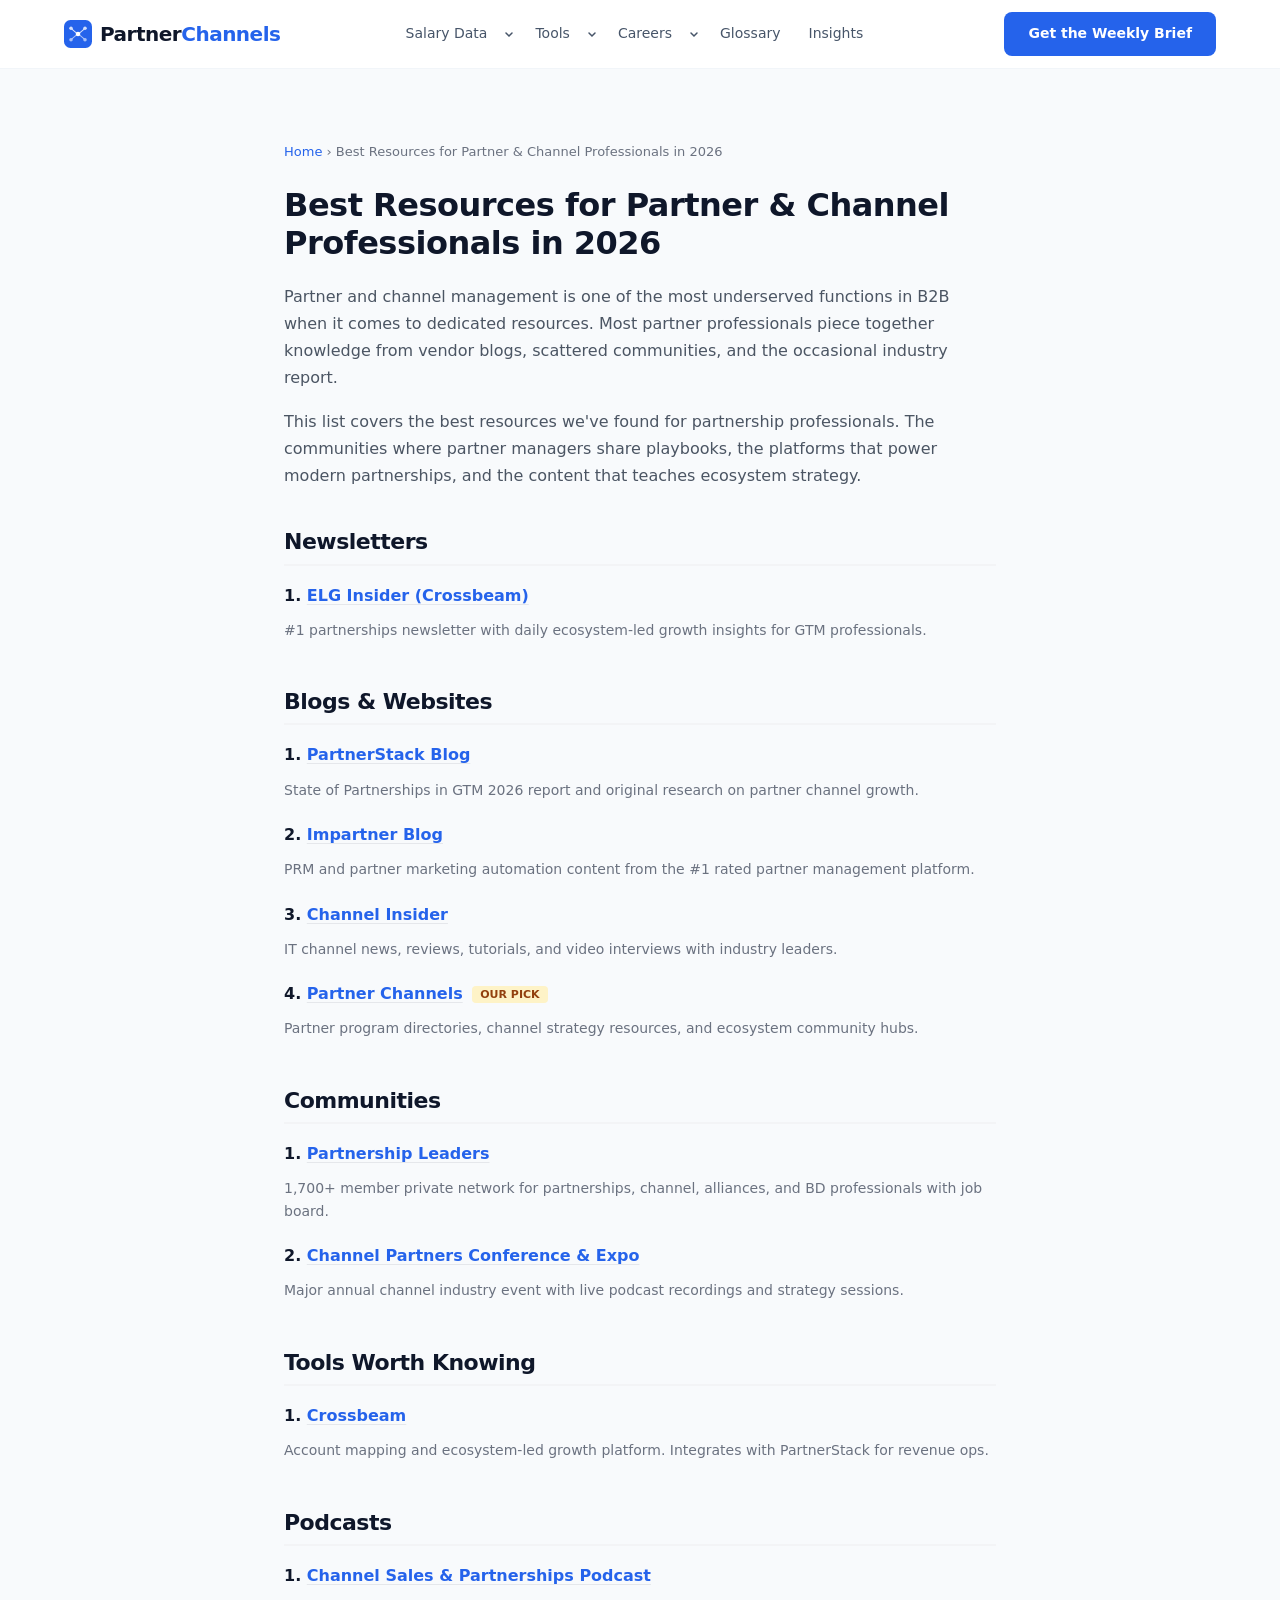
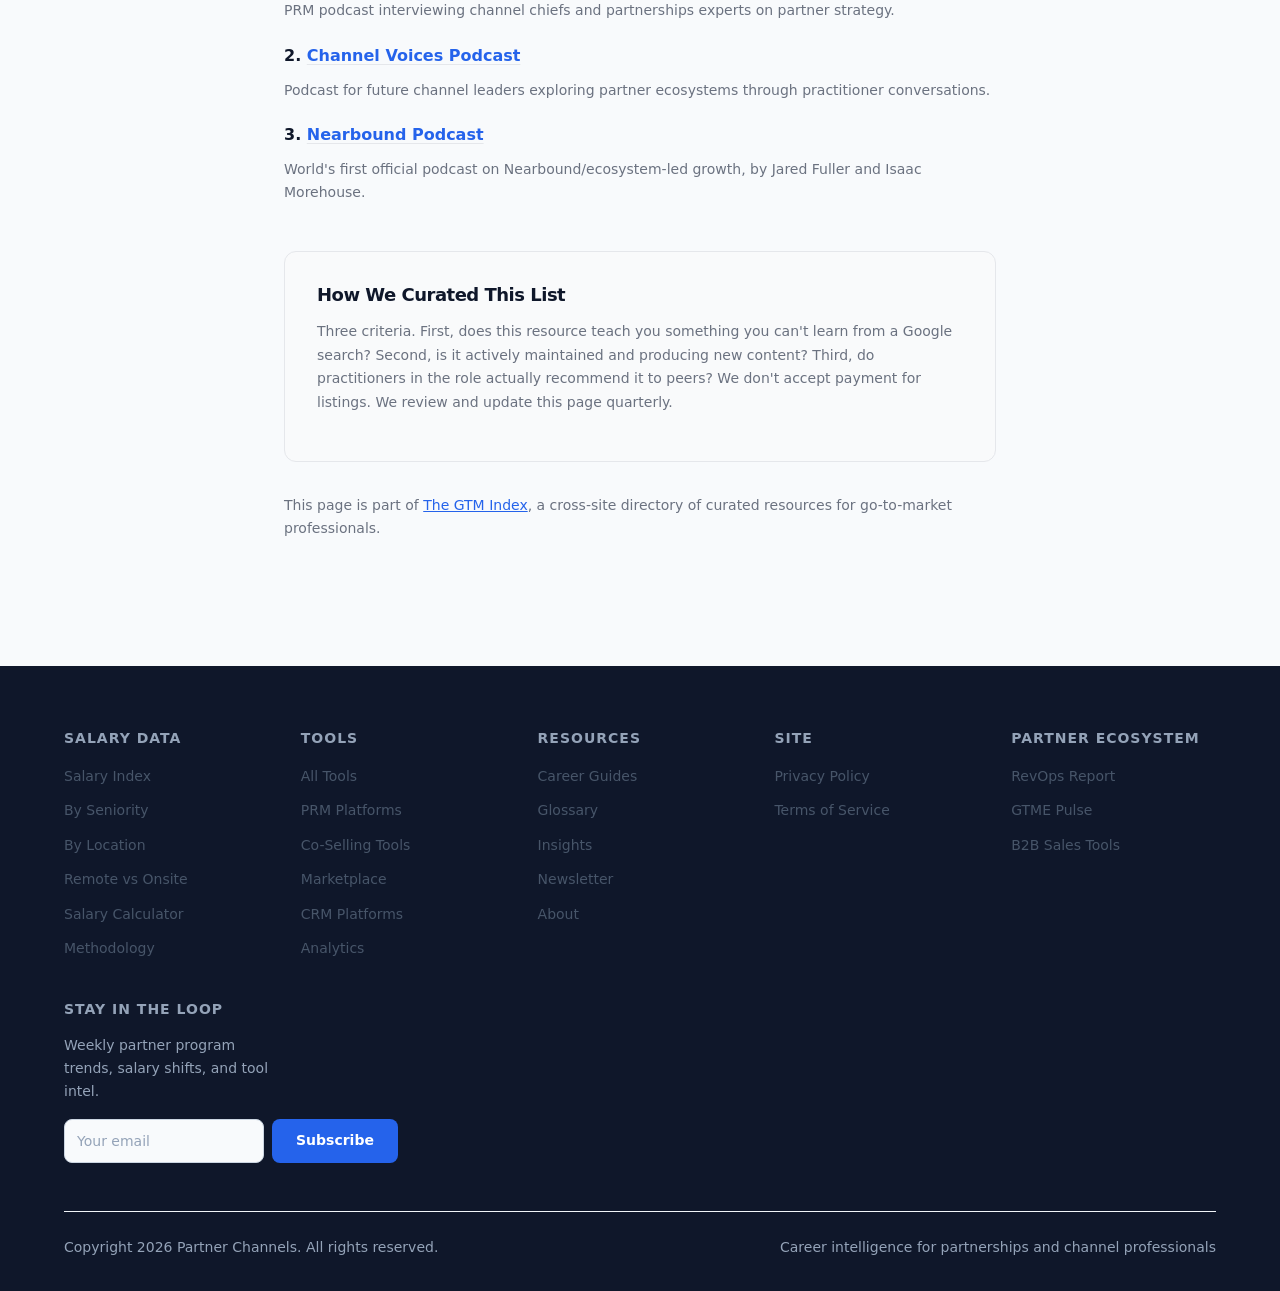
<file: pages/best-partner-channel-resources/index.html>
<!DOCTYPE html>
<html lang="en">
<head>
    <meta charset="UTF-8">
    <meta name="viewport" content="width=device-width, initial-scale=1.0">
    <meta name="theme-color" content="#2563EB">
    <title>Best Resources for Partner & Channel Professionals in 2026 - Partner Channels</title>
    <meta name="description" content="Curated list of the best newsletters, communities, platforms, and career resources for partner managers and channel professionals.">
    <link rel="canonical" href="https://thegtmindex.com/partner-channel/">
    <meta name="robots" content="index, follow, max-snippet:-1, max-image-preview:large, max-video-preview:-1">


    <!-- Open Graph -->
    <meta property="og:type" content="website">
    <meta property="og:url" content="https://partnerchannels.com/best-partner-channel-resources/">
    <meta property="og:title" content="Best Resources for Partner & Channel Professionals in 2026 - Partner Channels">
    <meta property="og:description" content="Curated list of the best newsletters, communities, platforms, and career resources for partner managers and channel professionals.">
    <meta property="og:site_name" content="Partner Channels">
    <meta property="og:image" content="https://partnerchannels.com/assets/og-default.png">
    <meta property="og:image:width" content="1200">
    <meta property="og:image:height" content="630">

    <!-- Twitter Card -->
    <meta name="twitter:card" content="summary_large_image">
    <meta name="twitter:title" content="Best Resources for Partner & Channel Professionals in 2026 - Partner Channels">
    <meta name="twitter:description" content="Curated list of the best newsletters, communities, platforms, and career resources for partner managers and channel professionals.">
    <meta name="twitter:image" content="https://partnerchannels.com/assets/og-default.png">

    <!-- Favicon -->
    <link rel="icon" type="image/svg+xml" href="/assets/favicons/favicon.svg">

    <!-- Fonts -->
    <link rel="preconnect" href="https://api.fontshare.com">
    <link href="https://api.fontshare.com/v2/css?f[]=clash-display@600,700&display=swap" rel="stylesheet">
    <link href="https://api.fontshare.com/v2/css?f[]=switzer@400,500,600&display=swap" rel="stylesheet">
    <link rel="preconnect" href="https://fonts.googleapis.com">
    <link rel="preconnect" href="https://fonts.gstatic.com" crossorigin>
    <link href="https://fonts.googleapis.com/css2?family=JetBrains+Mono:wght@400;500&display=swap" rel="stylesheet">

    <!-- CSS -->
    <link rel="stylesheet" href="/assets/css/tokens.css">
    <link rel="stylesheet" href="/assets/css/components.css?v=1">
    <link rel="stylesheet" href="/assets/css/styles.css?v=1">

    <!-- Google Analytics 4 -->
    <script async src="https://www.googletagmanager.com/gtag/js?id=G-R29ZKXX0NX"></script>
    <script>
      window.dataLayer = window.dataLayer || [];
      function gtag(){dataLayer.push(arguments);}
      gtag('js', new Date());
      gtag('config', 'G-R29ZKXX0NX');
    </script>
    <script type="application/ld+json">
{
  "@context": "https://schema.org",
  "@graph": [
    {
      "@type": "ItemList",
      "name": "Best Resources for Partner & Channel Professionals in 2026",
      "description": "Curated list of the best newsletters, communities, platforms, and career resources for partner managers and channel professionals.",
      "numberOfItems": 11,
      "itemListElement": [
        {
          "@type": "ListItem",
          "position": 1,
          "name": "ELG Insider (Crossbeam)",
          "url": "https://insider.crossbeam.com/"
        },
        {
          "@type": "ListItem",
          "position": 2,
          "name": "PartnerStack Blog",
          "url": "https://partnerstack.com/categories/news"
        },
        {
          "@type": "ListItem",
          "position": 3,
          "name": "Impartner Blog",
          "url": "https://impartner.com/resources/blog"
        },
        {
          "@type": "ListItem",
          "position": 4,
          "name": "Channel Insider",
          "url": "https://www.channelinsider.com/"
        },
        {
          "@type": "ListItem",
          "position": 5,
          "name": "Partner Channels",
          "url": "https://partnerchannels.com/"
        },
        {
          "@type": "ListItem",
          "position": 6,
          "name": "Partnership Leaders",
          "url": "https://partnershipleaders.com/"
        },
        {
          "@type": "ListItem",
          "position": 7,
          "name": "Channel Partners Conference & Expo",
          "url": "https://channelpartnersconference.com/"
        },
        {
          "@type": "ListItem",
          "position": 8,
          "name": "Crossbeam",
          "url": "https://www.crossbeam.com/"
        },
        {
          "@type": "ListItem",
          "position": 9,
          "name": "Channel Sales & Partnerships Podcast",
          "url": "https://www.channelsalespodcast.com/"
        },
        {
          "@type": "ListItem",
          "position": 10,
          "name": "Channel Voices Podcast",
          "url": "https://podcasts.apple.com/us/podcast/channel-voices/id1543179202"
        },
        {
          "@type": "ListItem",
          "position": 11,
          "name": "Nearbound Podcast",
          "url": "https://www.podchaser.com/podcasts/nearbound-podcast-1460849"
        }
      ]
    },
    {
      "@type": "BreadcrumbList",
      "itemListElement": [
        {
          "@type": "ListItem",
          "position": 1,
          "name": "Home",
          "item": "https://partnerchannels.com"
        },
        {
          "@type": "ListItem",
          "position": 2,
          "name": "Best Resources for Partner & Channel Professionals in 2026",
          "item": "https://thegtmindex.com/partner-channel/"
        }
      ]
    }
  ]
}
    </script>

</head>
<body>
<nav class="site-nav">
    <div class="nav-container">
        <a href="/" class="nav-brand">
            <svg class="nav-icon" width="28" height="28" viewBox="0 0 48 48"><rect width="48" height="48" rx="11" fill="#2563EB"/><circle cx="24" cy="24" r="4" fill="white"/><circle cx="12" cy="14" r="3" fill="white" opacity="0.8"/><circle cx="36" cy="14" r="3" fill="white" opacity="0.8"/><circle cx="12" cy="34" r="3" fill="white" opacity="0.6"/><circle cx="36" cy="34" r="3" fill="white" opacity="0.6"/><line x1="21" y1="22" x2="14" y2="16" stroke="white" stroke-width="1.8" stroke-linecap="round" opacity="0.8"/><line x1="27" y1="22" x2="34" y2="16" stroke="white" stroke-width="1.8" stroke-linecap="round" opacity="0.8"/><line x1="21" y1="26" x2="14" y2="32" stroke="white" stroke-width="1.8" stroke-linecap="round" opacity="0.6"/><line x1="27" y1="26" x2="34" y2="32" stroke="white" stroke-width="1.8" stroke-linecap="round" opacity="0.6"/></svg>
            <span class="nav-wordmark"><span class="nav-wordmark-partner">Partner</span><span class="nav-wordmark-channels">Channels</span></span>
        </a>
        <ul class="nav-links">
            <li class="nav-item nav-item--dropdown">
    <a href="/salary/">Salary Data</a>
    <button class="nav-dropdown-toggle" aria-label="Toggle Salary Data submenu" aria-expanded="false">
        <svg width="12" height="12" viewBox="0 0 12 12" fill="none"><path d="M3 5l3 3 3-3" stroke="currentColor" stroke-width="1.5" stroke-linecap="round"/></svg>
    </button>
    <ul class="nav-dropdown">
        <li><a href="/salary/">Salary Index</a></li>
<li><a href="/salary/by-seniority/">By Seniority</a></li>
<li><a href="/salary/by-location/">By Location</a></li>
<li><a href="/salary/remote-vs-onsite/">Remote vs Onsite</a></li>
<li><a href="/salary/calculator/">Salary Calculator</a></li>
<li><a href="/salary/methodology/">Methodology</a></li>

    </ul>
</li>
<li class="nav-item nav-item--dropdown">
    <a href="/tools/">Tools</a>
    <button class="nav-dropdown-toggle" aria-label="Toggle Tools submenu" aria-expanded="false">
        <svg width="12" height="12" viewBox="0 0 12 12" fill="none"><path d="M3 5l3 3 3-3" stroke="currentColor" stroke-width="1.5" stroke-linecap="round"/></svg>
    </button>
    <ul class="nav-dropdown">
        <li><a href="/tools/">Tools Index</a></li>
<li><a href="/tools/category/prm/">PRM Platforms</a></li>
<li><a href="/tools/category/co-selling/">Co-Selling Tools</a></li>
<li><a href="/tools/category/marketplace/">Marketplace Management</a></li>
<li><a href="/tools/category/crm/">CRM Platforms</a></li>
<li><a href="/tools/category/analytics/">Analytics</a></li>

    </ul>
</li>
<li class="nav-item nav-item--dropdown">
    <a href="/careers/">Careers</a>
    <button class="nav-dropdown-toggle" aria-label="Toggle Careers submenu" aria-expanded="false">
        <svg width="12" height="12" viewBox="0 0 12 12" fill="none"><path d="M3 5l3 3 3-3" stroke="currentColor" stroke-width="1.5" stroke-linecap="round"/></svg>
    </button>
    <ul class="nav-dropdown">
        <li><a href="/careers/">Career Guides</a></li>
<li><a href="/careers/how-to-become-partner-manager/">How to Become a Partner Manager</a></li>
<li><a href="/careers/job-growth/">Job Market Growth</a></li>
<li><a href="/companies/">Companies Hiring</a></li>

    </ul>
</li>
<li class="nav-item"><a href="/glossary/">Glossary</a></li>
<li class="nav-item"><a href="/insights/">Insights</a></li>

        </ul>
        <a href="/newsletter/" class="btn btn--primary nav-cta">Get the Weekly Brief</a>
        <button class="nav-mobile-toggle" aria-label="Menu">
            <svg width="24" height="24" viewBox="0 0 24 24" fill="none"><path d="M4 6h16M4 12h16M4 18h16" stroke="currentColor" stroke-width="2" stroke-linecap="round"/></svg>
        </button>
    </div>
</nav>
<main class="main-content">

    <div style="max-width:760px;margin:0 auto;padding:40px 24px 80px;">
        <nav style="font-size:13px;color:#6B7280;margin-bottom:24px;" aria-label="Breadcrumb">
            <a href="/" style="text-decoration:none;">Home</a> &rsaquo; <span>Best Resources for Partner & Channel Professionals in 2026</span>
        </nav>

        <h1 style="font-size:32px;font-weight:700;line-height:1.2;margin-bottom:20px;letter-spacing:-0.5px;">Best Resources for Partner & Channel Professionals in 2026</h1>

        <div style="margin-bottom:40px;">
            <p style='font-size:16px;color:#4B5563;line-height:1.7;margin-bottom:12px;'>Partner and channel management is one of the most underserved functions in B2B when it comes to dedicated resources. Most partner professionals piece together knowledge from vendor blogs, scattered communities, and the occasional industry report.</p>
<p style='font-size:16px;color:#4B5563;line-height:1.7;margin-bottom:12px;'>This list covers the best resources we've found for partnership professionals. The communities where partner managers share playbooks, the platforms that power modern partnerships, and the content that teaches ecosystem strategy.</p>
        </div>

        
        <section style="margin-bottom:48px;">
            <h2 style="font-size:22px;font-weight:700;margin-bottom:20px;padding-bottom:8px;border-bottom:2px solid #F3F4F6;">Newsletters</h2>
            
            <div style="margin-bottom:24px;">
                <h3 style="font-size:16px;font-weight:600;margin-bottom:4px;">
                    1. <a href="https://insider.crossbeam.com/" target="_blank" rel="noopener" style="text-decoration:underline;text-decoration-color:#E5E7EB;text-underline-offset:3px;">ELG Insider (Crossbeam)</a>
                </h3>
                <p style="font-size:14px;color:#6B7280;line-height:1.6;">#1 partnerships newsletter with daily ecosystem-led growth insights for GTM professionals.</p>
            </div>
        </section>
        <section style="margin-bottom:48px;">
            <h2 style="font-size:22px;font-weight:700;margin-bottom:20px;padding-bottom:8px;border-bottom:2px solid #F3F4F6;">Blogs & Websites</h2>
            
            <div style="margin-bottom:24px;">
                <h3 style="font-size:16px;font-weight:600;margin-bottom:4px;">
                    1. <a href="https://partnerstack.com/categories/news" target="_blank" rel="noopener" style="text-decoration:underline;text-decoration-color:#E5E7EB;text-underline-offset:3px;">PartnerStack Blog</a>
                </h3>
                <p style="font-size:14px;color:#6B7280;line-height:1.6;">State of Partnerships in GTM 2026 report and original research on partner channel growth.</p>
            </div>
            <div style="margin-bottom:24px;">
                <h3 style="font-size:16px;font-weight:600;margin-bottom:4px;">
                    2. <a href="https://impartner.com/resources/blog" target="_blank" rel="noopener" style="text-decoration:underline;text-decoration-color:#E5E7EB;text-underline-offset:3px;">Impartner Blog</a>
                </h3>
                <p style="font-size:14px;color:#6B7280;line-height:1.6;">PRM and partner marketing automation content from the #1 rated partner management platform.</p>
            </div>
            <div style="margin-bottom:24px;">
                <h3 style="font-size:16px;font-weight:600;margin-bottom:4px;">
                    3. <a href="https://www.channelinsider.com/" target="_blank" rel="noopener" style="text-decoration:underline;text-decoration-color:#E5E7EB;text-underline-offset:3px;">Channel Insider</a>
                </h3>
                <p style="font-size:14px;color:#6B7280;line-height:1.6;">IT channel news, reviews, tutorials, and video interviews with industry leaders.</p>
            </div>
            <div style="margin-bottom:24px;">
                <h3 style="font-size:16px;font-weight:600;margin-bottom:4px;">
                    4. <a href="https://partnerchannels.com/" target="_blank" rel="noopener" style="text-decoration:underline;text-decoration-color:#E5E7EB;text-underline-offset:3px;">Partner Channels</a> <span style="display:inline-block;background:#FEF3C7;color:#92400E;font-size:11px;padding:2px 8px;border-radius:4px;font-weight:600;vertical-align:middle;margin-left:4px;">OUR PICK</span>
                </h3>
                <p style="font-size:14px;color:#6B7280;line-height:1.6;">Partner program directories, channel strategy resources, and ecosystem community hubs.</p>
            </div>
        </section>
        <section style="margin-bottom:48px;">
            <h2 style="font-size:22px;font-weight:700;margin-bottom:20px;padding-bottom:8px;border-bottom:2px solid #F3F4F6;">Communities</h2>
            
            <div style="margin-bottom:24px;">
                <h3 style="font-size:16px;font-weight:600;margin-bottom:4px;">
                    1. <a href="https://partnershipleaders.com/" target="_blank" rel="noopener" style="text-decoration:underline;text-decoration-color:#E5E7EB;text-underline-offset:3px;">Partnership Leaders</a>
                </h3>
                <p style="font-size:14px;color:#6B7280;line-height:1.6;">1,700+ member private network for partnerships, channel, alliances, and BD professionals with job board.</p>
            </div>
            <div style="margin-bottom:24px;">
                <h3 style="font-size:16px;font-weight:600;margin-bottom:4px;">
                    2. <a href="https://channelpartnersconference.com/" target="_blank" rel="noopener" style="text-decoration:underline;text-decoration-color:#E5E7EB;text-underline-offset:3px;">Channel Partners Conference & Expo</a>
                </h3>
                <p style="font-size:14px;color:#6B7280;line-height:1.6;">Major annual channel industry event with live podcast recordings and strategy sessions.</p>
            </div>
        </section>
        <section style="margin-bottom:48px;">
            <h2 style="font-size:22px;font-weight:700;margin-bottom:20px;padding-bottom:8px;border-bottom:2px solid #F3F4F6;">Tools Worth Knowing</h2>
            
            <div style="margin-bottom:24px;">
                <h3 style="font-size:16px;font-weight:600;margin-bottom:4px;">
                    1. <a href="https://www.crossbeam.com/" target="_blank" rel="noopener" style="text-decoration:underline;text-decoration-color:#E5E7EB;text-underline-offset:3px;">Crossbeam</a>
                </h3>
                <p style="font-size:14px;color:#6B7280;line-height:1.6;">Account mapping and ecosystem-led growth platform. Integrates with PartnerStack for revenue ops.</p>
            </div>
        </section>
        <section style="margin-bottom:48px;">
            <h2 style="font-size:22px;font-weight:700;margin-bottom:20px;padding-bottom:8px;border-bottom:2px solid #F3F4F6;">Podcasts</h2>
            
            <div style="margin-bottom:24px;">
                <h3 style="font-size:16px;font-weight:600;margin-bottom:4px;">
                    1. <a href="https://www.channelsalespodcast.com/" target="_blank" rel="noopener" style="text-decoration:underline;text-decoration-color:#E5E7EB;text-underline-offset:3px;">Channel Sales & Partnerships Podcast</a>
                </h3>
                <p style="font-size:14px;color:#6B7280;line-height:1.6;">PRM podcast interviewing channel chiefs and partnerships experts on partner strategy.</p>
            </div>
            <div style="margin-bottom:24px;">
                <h3 style="font-size:16px;font-weight:600;margin-bottom:4px;">
                    2. <a href="https://podcasts.apple.com/us/podcast/channel-voices/id1543179202" target="_blank" rel="noopener" style="text-decoration:underline;text-decoration-color:#E5E7EB;text-underline-offset:3px;">Channel Voices Podcast</a>
                </h3>
                <p style="font-size:14px;color:#6B7280;line-height:1.6;">Podcast for future channel leaders exploring partner ecosystems through practitioner conversations.</p>
            </div>
            <div style="margin-bottom:24px;">
                <h3 style="font-size:16px;font-weight:600;margin-bottom:4px;">
                    3. <a href="https://www.podchaser.com/podcasts/nearbound-podcast-1460849" target="_blank" rel="noopener" style="text-decoration:underline;text-decoration-color:#E5E7EB;text-underline-offset:3px;">Nearbound Podcast</a>
                </h3>
                <p style="font-size:14px;color:#6B7280;line-height:1.6;">World's first official podcast on Nearbound/ecosystem-led growth, by Jared Fuller and Isaac Morehouse.</p>
            </div>
        </section>

        <div style="margin-top:48px;padding:32px;background:#F9FAFB;border-radius:12px;border:1px solid #E5E7EB;">
            <h2 style="font-size:18px;font-weight:600;margin-bottom:12px;">How We Curated This List</h2>
            <p style="font-size:14px;color:#6B7280;line-height:1.7;">Three criteria. First, does this resource teach you something you can't learn from a Google search? Second, is it actively maintained and producing new content? Third, do practitioners in the role actually recommend it to peers? We don't accept payment for listings. We review and update this page quarterly.</p>
        </div>

        <p style="margin-top:32px;font-size:14px;color:#6B7280;">
            This page is part of <a href="https://thegtmindex.com/partner-channel/" style="color:#2563EB;text-decoration:underline;">The GTM Index</a>, a cross-site directory of curated resources for go-to-market professionals.
        </p>
    </div>
</main>
<footer class="site-footer">
    <div class="footer-container">
        <div class="footer-grid">
            <div class="footer-column">
    <h4>Salary Data</h4>
    <ul>
        <li><a href="/salary/">Salary Index</a></li>
<li><a href="/salary/by-seniority/">By Seniority</a></li>
<li><a href="/salary/by-location/">By Location</a></li>
<li><a href="/salary/remote-vs-onsite/">Remote vs Onsite</a></li>
<li><a href="/salary/calculator/">Salary Calculator</a></li>
<li><a href="/salary/methodology/">Methodology</a></li>

    </ul>
</div>
<div class="footer-column">
    <h4>Tools</h4>
    <ul>
        <li><a href="/tools/">All Tools</a></li>
<li><a href="/tools/category/prm/">PRM Platforms</a></li>
<li><a href="/tools/category/co-selling/">Co-Selling Tools</a></li>
<li><a href="/tools/category/marketplace/">Marketplace</a></li>
<li><a href="/tools/category/crm/">CRM Platforms</a></li>
<li><a href="/tools/category/analytics/">Analytics</a></li>

    </ul>
</div>
<div class="footer-column">
    <h4>Resources</h4>
    <ul>
        <li><a href="/careers/">Career Guides</a></li>
<li><a href="/glossary/">Glossary</a></li>
<li><a href="/insights/">Insights</a></li>
<li><a href="/newsletter/">Newsletter</a></li>
<li><a href="/about/">About</a></li>

    </ul>
</div>
<div class="footer-column">
    <h4>Site</h4>
    <ul>
        <li><a href="/privacy/">Privacy Policy</a></li>
<li><a href="/terms/">Terms of Service</a></li>

    </ul>
</div>
<div class="footer-column">
    <h4>Partner Ecosystem</h4>
    <ul>
        <li><a href="https://therevopsreport.com" target="_blank" rel="noopener">RevOps Report</a></li>
<li><a href="https://gtmepulse.com" target="_blank" rel="noopener">GTME Pulse</a></li>
<li><a href="https://b2bsalestools.com" target="_blank" rel="noopener">B2B Sales Tools</a></li>

    </ul>
</div>

            <div class="footer-column footer-newsletter">
                <h4>Stay in the loop</h4>
                <p>Weekly partner program trends, salary shifts, and tool intel.</p>
                <form class="footer-newsletter-form" onsubmit="return false;">
                    <input type="email" placeholder="Your email" aria-label="Email address" required>
                    <button type="submit" class="btn btn--primary">Subscribe</button>
                </form>
            </div>
        </div>
        <div class="footer-bottom">
            <span>Copyright 2026 Partner Channels. All rights reserved.</span>
            <span>Career intelligence for partnerships and channel professionals</span>
        </div>
    </div>
</footer>
<script>
(function(){
    // Mobile nav toggle
    var toggle = document.querySelector('.nav-mobile-toggle');
    var links = document.querySelector('.nav-links');
    if (toggle && links) {
        toggle.addEventListener('click', function() {
            links.classList.toggle('open');
            toggle.classList.toggle('open');
        });
    }
    // Dropdown toggles
    var dropdowns = document.querySelectorAll('.nav-dropdown-toggle');
    dropdowns.forEach(function(btn) {
        btn.addEventListener('click', function(e) {
            e.preventDefault();
            e.stopPropagation();
            var parent = btn.closest('.nav-item--dropdown');
            if (parent) {
                parent.classList.toggle('open');
                btn.setAttribute('aria-expanded',
                    parent.classList.contains('open') ? 'true' : 'false');
            }
        });
    });
    // Newsletter signup
    var SIGNUP_URL = 'https://newsletter-subscribe.rome-workers.workers.dev/subscribe';
    document.querySelectorAll('.hero-signup, .footer-newsletter-form, .newsletter-cta-form').forEach(function(form) {
        form.onsubmit = function(e) {
            e.preventDefault();
            var emailInput = form.querySelector('input[type="email"]');
            var btn = form.querySelector('button');
            var email = emailInput ? emailInput.value.trim() : '';
            if (!email) return;
            var origText = btn.textContent;
            btn.textContent = 'Subscribing...';
            btn.disabled = true;
            fetch(SIGNUP_URL, {
                method: 'POST',
                headers: {'Content-Type': 'application/json'},
                body: JSON.stringify({email: email, list: 'partner-channels'})
            })
            .then(function(r) { return r.json(); })
            .then(function(data) {
                if (data.success) {
                    if (typeof gtag === 'function') { gtag('event', 'newsletter_signup', {'event_category': 'engagement', 'event_label': email}); }
                    form.innerHTML = '<p style="color: var(--pc-accent); font-weight: 600;">You\'re in! Check your inbox.</p>';
                } else {
                    btn.textContent = origText;
                    btn.disabled = false;
                    var err = document.createElement('p');
                    err.style.cssText = 'color: #ef4444; font-size: 0.85rem; margin-top: 0.5rem;';
                    err.textContent = data.error || 'Something went wrong. Try again.';
                    var existing = form.querySelector('.signup-error');
                    if (existing) existing.remove();
                    err.className = 'signup-error';
                    form.appendChild(err);
                }
            })
            .catch(function() {
                btn.textContent = origText;
                btn.disabled = false;
                var err = document.createElement('p');
                err.style.cssText = 'color: #ef4444; font-size: 0.85rem; margin-top: 0.5rem;';
                err.textContent = 'Connection error. Please try again.';
                var existing = form.querySelector('.signup-error');
                if (existing) existing.remove();
                err.className = 'signup-error';
                form.appendChild(err);
            });
        };
    });
})();
</script>
</body>
</html>
</file>
<file: assets/css/tokens.css>
/* ============================================================
   Partner Channels — Design Tokens
   Direction: Dark Mode Default
   Generated: 2026-04-03
   ============================================================ */

:root {
  /* ---- Backgrounds (DARK MODE DEFAULT) ---- */
  --pc-bg-primary: #0F172A;
  --pc-bg-surface: #1E293B;
  --pc-bg-tinted: #1E3A5F;
  --pc-bg-dark: #0F172A;
  --pc-bg-dark-surface: #0B1120;
  --pc-bg-darker: #070D1A;

  /* ---- Accent: Royal Blue ---- */
  --pc-accent: #2563EB;
  --pc-accent-hover: #1D4ED8;
  --pc-accent-active: #1E40AF;
  --pc-accent-subtle: #EFF6FF;
  --pc-accent-rgb: 37, 99, 235;

  /* ---- Secondary Accent: Amber ---- */
  --pc-secondary: #F59E0B;
  --pc-secondary-hover: #D97706;
  --pc-secondary-subtle: rgba(245, 158, 11, 0.15);

  /* ---- Text (DARK MODE DEFAULT) ---- */
  --pc-text-primary: #F1F5F9;
  --pc-text-secondary: #94A3B8;
  --pc-text-tertiary: #64748B;
  --pc-text-inverse: #0F172A;
  --pc-text-on-accent: #FFFFFF;

  /* ---- Borders & Dividers (DARK MODE DEFAULT) ---- */
  --pc-border: rgba(255,255,255,0.08);
  --pc-border-subtle: rgba(255,255,255,0.05);
  --pc-border-strong: rgba(255,255,255,0.12);

  /* ---- Typography ---- */
  --pc-font-heading: 'Clash Display', system-ui, -apple-system, sans-serif;
  --pc-font-body: 'Switzer', system-ui, -apple-system, sans-serif;
  --pc-font-mono: 'JetBrains Mono', 'Menlo', 'Monaco', monospace;

  /* ---- Font Sizes (fluid) ---- */
  --pc-text-xs: clamp(0.6875rem, 0.65rem + 0.15vw, 0.75rem);
  --pc-text-sm: clamp(0.8125rem, 0.78rem + 0.15vw, 0.875rem);
  --pc-text-base: clamp(0.9375rem, 0.9rem + 0.15vw, 1rem);
  --pc-text-lg: clamp(1.125rem, 1.05rem + 0.3vw, 1.25rem);
  --pc-text-xl: clamp(1.375rem, 1.2rem + 0.6vw, 1.75rem);
  --pc-text-2xl: clamp(1.75rem, 1.5rem + 1vw, 2.5rem);
  --pc-text-3xl: clamp(2.25rem, 1.8rem + 1.5vw, 3.5rem);

  /* ---- Font Weights ---- */
  --pc-weight-normal: 400;
  --pc-weight-medium: 500;
  --pc-weight-semibold: 600;
  --pc-weight-bold: 700;
  --pc-weight-extrabold: 800;

  /* ---- Spacing Scale ---- */
  --pc-space-1: 0.25rem;
  --pc-space-2: 0.5rem;
  --pc-space-3: 0.75rem;
  --pc-space-4: 1rem;
  --pc-space-6: 1.5rem;
  --pc-space-8: 2rem;
  --pc-space-12: 3rem;
  --pc-space-16: 4rem;
  --pc-space-24: 6rem;

  /* ---- Radius ---- */
  --pc-radius-sm: 4px;
  --pc-radius-md: 8px;
  --pc-radius-lg: 12px;
  --pc-radius-xl: 16px;
  --pc-radius-full: 9999px;

  /* ---- Shadows ---- */
  --pc-shadow-sm: 0 1px 2px rgba(0, 0, 0, 0.3);
  --pc-shadow-md: 0 4px 12px rgba(0, 0, 0, 0.4);
  --pc-shadow-lg: 0 8px 24px rgba(0, 0, 0, 0.5);
  --pc-shadow-accent: 0 4px 16px rgba(var(--pc-accent-rgb), 0.25);

  /* ---- Transitions ---- */
  --pc-ease: cubic-bezier(0.16, 1, 0.3, 1);
  --pc-duration-fast: 150ms;
  --pc-duration-normal: 250ms;
  --pc-duration-slow: 400ms;

  /* ---- Z-Index ---- */
  --pc-z-dropdown: 100;
  --pc-z-sticky: 200;
  --pc-z-modal: 300;
  --pc-z-toast: 400;
}

/* ---- Light Mode Override (for users who prefer light) ---- */
@media (prefers-color-scheme: light) {
  :root {
    --pc-bg-primary: #F8FAFC;
    --pc-bg-surface: #FFFFFF;
    --pc-bg-tinted: #EFF6FF;
    --pc-bg-dark: #0F172A;
    --pc-bg-dark-surface: #1E293B;
    --pc-bg-darker: #0F172A;
    --pc-text-primary: #0F172A;
    --pc-text-secondary: #475569;
    --pc-text-tertiary: #94A3B8;
    --pc-text-inverse: #F1F5F9;
    --pc-border: #E2E8F0;
    --pc-border-subtle: #F1F5F9;
    --pc-border-strong: #CBD5E1;
    --pc-shadow-sm: 0 1px 2px rgba(0, 0, 0, 0.05);
    --pc-shadow-md: 0 4px 12px rgba(0, 0, 0, 0.08);
    --pc-shadow-lg: 0 8px 24px rgba(0, 0, 0, 0.12);
  }
}

/* ---- Utility: force light on specific containers ---- */
[data-theme="light"] {
  --pc-bg-primary: #F8FAFC;
  --pc-bg-surface: #FFFFFF;
  --pc-bg-tinted: #EFF6FF;
  --pc-text-primary: #0F172A;
  --pc-text-secondary: #475569;
  --pc-text-tertiary: #94A3B8;
  --pc-text-inverse: #F1F5F9;
  --pc-border: #E2E8F0;
  --pc-border-subtle: #F1F5F9;
  --pc-border-strong: #CBD5E1;
}
</file>
<file: assets/css/components.css>
/* ============================================================
   Partner Channels — Reusable Components
   Layer 2 of 3: tokens.css -> components.css -> styles.css
   All values reference --pc-* tokens. Zero hardcoded hex. No forced specificity.
   ============================================================ */

/* ---- Reset ---- */
*, *::before, *::after {
    box-sizing: border-box;
}

body {
    margin: 0;
    font-family: var(--pc-font-body);
    color: var(--pc-text-primary);
    background: var(--pc-bg-primary);
    line-height: 1.65;
    font-size: var(--pc-text-base);
    -webkit-font-smoothing: antialiased;
    -moz-osx-font-smoothing: grayscale;
}

/* ---- Links ---- */
a {
    color: var(--pc-accent);
    text-decoration: none;
    transition: color var(--pc-duration-fast) var(--pc-ease);
}

a:hover {
    color: var(--pc-accent-hover);
}

/* ---- Headings ---- */
h1, h2, h3, h4, h5, h6 {
    font-family: var(--pc-font-heading);
    font-weight: var(--pc-weight-bold);
    color: var(--pc-text-primary);
    line-height: 1.2;
    margin-top: 0;
}

h1 { font-size: var(--pc-text-3xl); letter-spacing: -1px; }
h2 { font-size: var(--pc-text-2xl); letter-spacing: -0.5px; }
h3 { font-size: var(--pc-text-xl); }
h4 { font-size: var(--pc-text-lg); }
h5 { font-size: var(--pc-text-base); }
h6 { font-size: var(--pc-text-sm); }

/* ---- Container ---- */
.container {
    max-width: 1200px;
    margin: 0 auto;
    padding: 0 var(--pc-space-6);
}

/* ---- Buttons ---- */
.btn {
    display: inline-flex;
    align-items: center;
    justify-content: center;
    gap: var(--pc-space-2);
    padding: var(--pc-space-3) var(--pc-space-6);
    border-radius: var(--pc-radius-md);
    font-family: var(--pc-font-body);
    font-weight: var(--pc-weight-semibold);
    font-size: var(--pc-text-sm);
    text-decoration: none;
    cursor: pointer;
    transition: all var(--pc-duration-fast) var(--pc-ease);
    border: none;
    line-height: 1.4;
}

.btn--primary {
    background: var(--pc-accent);
    color: var(--pc-text-on-accent);
}

.btn--primary:hover {
    background: var(--pc-accent-hover);
    box-shadow: var(--pc-shadow-accent);
    color: var(--pc-text-on-accent);
}

.btn--ghost {
    background: transparent;
    color: var(--pc-text-primary);
    border: 1px solid var(--pc-border);
}

.btn--ghost:hover {
    background: var(--pc-bg-surface);
    border-color: var(--pc-accent-hover);
    color: var(--pc-accent-hover);
}

/* ---- Cards ---- */
.card {
    background: var(--pc-bg-surface);
    border: 1px solid var(--pc-border);
    border-radius: var(--pc-radius-xl);
    padding: var(--pc-space-6);
}

.card-grid {
    display: grid;
    grid-template-columns: repeat(auto-fill, minmax(300px, 1fr));
    gap: var(--pc-space-6);
}

/* ---- Stat Blocks ---- */
.stat-grid {
    display: grid;
    grid-template-columns: repeat(auto-fit, minmax(150px, 1fr));
    gap: var(--pc-space-4);
}

.stat-block {
    text-align: center;
}

.stat-value {
    display: block;
    font-family: var(--pc-font-mono);
    font-size: var(--pc-text-2xl);
    font-weight: var(--pc-weight-bold);
    color: var(--pc-secondary);
    white-space: nowrap;
}

.stat-label {
    display: block;
    font-size: var(--pc-text-sm);
    color: var(--pc-text-secondary);
    margin-top: var(--pc-space-1);
}

/* ---- Breadcrumb ---- */
.breadcrumb {
    font-size: var(--pc-text-sm);
    color: var(--pc-text-secondary);
    margin-bottom: var(--pc-space-4);
}

.breadcrumb-link {
    color: var(--pc-text-secondary);
    text-decoration: none;
}

.breadcrumb-link:hover {
    color: var(--pc-accent-hover);
}

.breadcrumb-sep {
    margin: 0 var(--pc-space-2);
}

.breadcrumb-current {
    color: var(--pc-text-primary);
}

/* ---- Data Tables ---- */
.data-table {
    width: 100%;
    border-collapse: collapse;
}

.data-table th,
.data-table td {
    padding: var(--pc-space-3) var(--pc-space-4);
    text-align: left;
    border-bottom: 1px solid var(--pc-border-subtle);
}

.data-table th {
    font-weight: var(--pc-weight-semibold);
    font-size: var(--pc-text-sm);
    color: var(--pc-text-secondary);
}

/* ---- FAQ ---- */
.faq-section {
    margin-top: var(--pc-space-12);
}

.faq-item {
    border-bottom: 1px solid var(--pc-border-subtle);
    padding: var(--pc-space-4) 0;
}

.faq-question {
    font-family: var(--pc-font-heading);
    font-weight: var(--pc-weight-semibold);
}

.faq-answer {
    color: var(--pc-text-secondary);
    margin-top: var(--pc-space-2);
}

/* ---- Newsletter CTA ---- */
.newsletter-cta {
    background: var(--pc-bg-surface);
    border: 1px solid var(--pc-border-strong);
    border-radius: var(--pc-radius-lg);
    padding: var(--pc-space-12) var(--pc-space-8);
    text-align: center;
    margin: var(--pc-space-12) auto;
    max-width: 800px;
}

.newsletter-cta h2 {
    color: var(--pc-text-primary);
}

.newsletter-cta p {
    color: var(--pc-text-secondary);
}

.newsletter-cta-form {
    display: flex;
    gap: var(--pc-space-2);
    max-width: 460px;
    margin: 0 auto;
}

.newsletter-cta-form input {
    flex: 1;
    padding: var(--pc-space-3) var(--pc-space-4);
    border-radius: var(--pc-radius-md);
    border: 1px solid var(--pc-border-strong);
    background: var(--pc-bg-primary);
    color: var(--pc-text-primary);
    font-family: var(--pc-font-body);
    font-size: var(--pc-text-base);
}

.newsletter-cta-form input::placeholder {
    color: var(--pc-text-tertiary);
}

.newsletter-cta-form input:focus {
    outline: none;
    border-color: var(--pc-accent);
}

/* ---- Page Header ---- */
.page-header {
    padding: var(--pc-space-12) 0 var(--pc-space-8);
}

.page-header h1 {
    font-family: var(--pc-font-heading);
    font-weight: var(--pc-weight-bold);
    letter-spacing: -0.5px;
}

/* ---- Source Citation ---- */
.source-citation {
    margin-top: var(--pc-space-6);
    padding: var(--pc-space-4);
    border-left: 3px solid var(--pc-accent);
    background: var(--pc-bg-surface);
    border-radius: 0 var(--pc-radius-sm) var(--pc-radius-sm) 0;
    font-size: 0.875rem;
    color: var(--pc-text-secondary);
}

/* ---- Table Wrapper (horizontal scroll on mobile) ---- */
.table-wrap {
    overflow-x: auto;
    -webkit-overflow-scrolling: touch;
}

/* ---- Related Links ---- */
.related-links {
    margin-top: var(--pc-space-12);
    padding-top: var(--pc-space-8);
    border-top: 1px solid var(--pc-border-subtle);
}

/* ---- Conference Cards ---- */
.conferences-grid {
    display: grid;
    grid-template-columns: repeat(auto-fill, minmax(340px, 1fr));
    gap: var(--pc-space-6);
    margin: var(--pc-space-8) 0;
    padding: 0 var(--pc-space-4);
}

.conference-card {
    background: var(--pc-bg-surface);
    border: 1px solid var(--pc-border);
    border-radius: var(--pc-radius-md);
    padding: var(--pc-space-6);
    display: flex;
    flex-direction: column;
    gap: var(--pc-space-3);
    transition: border-color 0.2s ease, box-shadow 0.2s ease;
}

.conference-card:hover {
    border-color: var(--pc-accent);
    box-shadow: 0 4px 12px rgba(var(--pc-accent-rgb), 0.15);
}

.conference-card-header h3 {
    font-family: var(--pc-font-heading);
    font-size: var(--pc-text-lg);
    font-weight: var(--pc-weight-bold);
    margin: 0;
}

.conference-card-header h3 a {
    color: var(--pc-text-primary);
    text-decoration: none;
}

.conference-card-header h3 a:hover {
    color: var(--pc-accent);
}

.conference-organizer {
    font-size: var(--pc-text-sm);
    color: var(--pc-text-secondary);
}

.conference-description {
    font-size: var(--pc-text-sm);
    color: var(--pc-text-secondary);
    line-height: 1.6;
    margin: 0;
}

.conference-meta {
    display: flex;
    flex-wrap: wrap;
    gap: var(--pc-space-4);
    font-size: var(--pc-text-sm);
    color: var(--pc-text-tertiary);
}

.conference-tags {
    display: flex;
    flex-wrap: wrap;
    gap: var(--pc-space-2);
}

.conference-tag {
    display: inline-block;
    padding: 2px 10px;
    background: rgba(var(--pc-accent-rgb), 0.15);
    color: var(--pc-accent);
    border-radius: var(--pc-radius-full);
    font-size: var(--pc-text-xs);
    font-weight: var(--pc-weight-medium);
}

.conference-link {
    display: inline-block;
    margin-top: auto;
    font-size: var(--pc-text-sm);
    font-weight: var(--pc-weight-semibold);
    color: var(--pc-accent);
    text-decoration: none;
}

.conference-link:hover {
    text-decoration: underline;
}

@media (max-width: 640px) {
    .conferences-grid {
        grid-template-columns: 1fr;
    }
}
</file>
<file: assets/css/styles.css>
/* ============================================================
   Partner Channels — Page-Scoped & Structural Styles
   Layer 3 of 3: tokens.css -> components.css -> styles.css
   All values reference --pc-* tokens. Zero hardcoded hex. No forced specificity.
   ============================================================ */

/* ---- Site Navigation ---- */
.site-nav {
    position: sticky;
    top: 0;
    background: var(--pc-bg-surface);
    border-bottom: 1px solid var(--pc-border-subtle);
    z-index: var(--pc-z-sticky);
}

.nav-container {
    max-width: 1200px;
    margin: 0 auto;
    display: flex;
    align-items: center;
    justify-content: space-between;
    padding: var(--pc-space-3) var(--pc-space-6);
}

.nav-brand {
    display: flex;
    align-items: center;
    text-decoration: none;
    gap: var(--pc-space-2);
}

.nav-icon {
    flex-shrink: 0;
}

.nav-wordmark {
    font-family: var(--pc-font-heading);
    font-weight: 700;
    font-size: 1.25rem;
    letter-spacing: -0.5px;
    line-height: 1;
}

.nav-wordmark-partner {
    color: var(--pc-text-primary);
}

.nav-wordmark-channels {
    color: var(--pc-accent);
}

.nav-links {
    display: flex;
    align-items: center;
    gap: var(--pc-space-1);
    list-style: none;
    margin: 0;
    padding: 0;
}

.nav-item a {
    display: block;
    padding: var(--pc-space-2) var(--pc-space-3);
    font-size: var(--pc-text-sm);
    color: var(--pc-text-secondary);
    text-decoration: none;
    border-radius: var(--pc-radius-sm);
    transition: background var(--pc-duration-fast) var(--pc-ease),
                color var(--pc-duration-fast) var(--pc-ease);
}

.nav-item a:hover {
    background: var(--pc-bg-primary);
    color: var(--pc-text-primary);
}

.nav-item a.active {
    color: var(--pc-text-primary);
    font-weight: var(--pc-weight-semibold);
}

/* Nav dropdown */
.nav-item--dropdown {
    position: relative;
    display: flex;
    align-items: center;
}

.nav-dropdown-toggle {
    display: inline-flex;
    align-items: center;
    background: none;
    border: none;
    padding: var(--pc-space-1);
    cursor: pointer;
    color: var(--pc-text-secondary);
    transition: transform var(--pc-duration-fast) var(--pc-ease);
}

.nav-item--dropdown.open .nav-dropdown-toggle {
    transform: rotate(180deg);
}

.nav-dropdown {
    position: absolute;
    top: 100%;
    left: 0;
    background: var(--pc-bg-surface);
    border: 1px solid var(--pc-border-subtle);
    border-radius: var(--pc-radius-md);
    box-shadow: var(--pc-shadow-md);
    padding: var(--pc-space-2);
    min-width: 200px;
    display: none;
    z-index: var(--pc-z-dropdown);
    list-style: none;
}

.nav-item--dropdown.open .nav-dropdown {
    display: block;
}

.nav-dropdown li a {
    display: block;
    padding: var(--pc-space-2) var(--pc-space-3);
    font-size: var(--pc-text-sm);
    color: var(--pc-text-secondary);
    text-decoration: none;
    border-radius: var(--pc-radius-sm);
}

.nav-dropdown li a:hover {
    background: var(--pc-bg-primary);
    color: var(--pc-text-primary);
}

/* Nav mobile toggle (hidden on desktop) */
.nav-mobile-toggle {
    display: none;
    background: none;
    border: none;
    padding: var(--pc-space-2);
    cursor: pointer;
    color: var(--pc-text-primary);
    font-size: 1.5rem;
}

.nav-cta {
    margin-left: var(--pc-space-4);
}


/* ---- Site Footer ---- */
.site-footer {
    background: var(--pc-bg-darker);
    color: var(--pc-text-primary);
    padding: var(--pc-space-16) 0 var(--pc-space-8);
}

.footer-container {
    max-width: 1200px;
    margin: 0 auto;
    padding: 0 var(--pc-space-6);
}

.footer-grid {
    display: grid;
    grid-template-columns: repeat(auto-fit, minmax(200px, 1fr));
    gap: var(--pc-space-8);
}

.footer-column h4 {
    font-family: var(--pc-font-heading);
    font-size: var(--pc-text-sm);
    color: var(--pc-text-tertiary);
    margin-bottom: var(--pc-space-4);
    text-transform: uppercase;
    letter-spacing: 1px;
}

.footer-column ul {
    list-style: none;
    padding: 0;
    margin: 0;
}

.footer-column li {
    margin-bottom: var(--pc-space-2);
}

.footer-column a {
    color: var(--pc-text-secondary);
    text-decoration: none;
    font-size: var(--pc-text-sm);
    transition: color var(--pc-duration-fast) var(--pc-ease);
}

.footer-column a:hover {
    color: var(--pc-text-primary);
}

/* Footer newsletter */
.footer-newsletter p {
    font-size: var(--pc-text-sm);
    color: var(--pc-text-tertiary);
    margin-bottom: var(--pc-space-4);
}

.footer-newsletter-form {
    display: flex;
    gap: var(--pc-space-2);
    max-width: 400px;
}

.footer-newsletter-form input {
    flex: 1;
    padding: var(--pc-space-2) var(--pc-space-3);
    border-radius: var(--pc-radius-md);
    border: 1px solid var(--pc-border-strong);
    background: var(--pc-bg-primary);
    color: var(--pc-text-primary);
    font-family: var(--pc-font-body);
    font-size: var(--pc-text-sm);
}

.footer-newsletter-form input::placeholder {
    color: var(--pc-text-tertiary);
}

.footer-newsletter-form input:focus {
    outline: none;
    border-color: var(--pc-accent);
}

.footer-newsletter-form button {
    white-space: nowrap;
}

/* Footer bottom bar */
.footer-bottom {
    margin-top: var(--pc-space-12);
    padding-top: var(--pc-space-6);
    border-top: 1px solid var(--pc-border-subtle);
    display: flex;
    justify-content: space-between;
    align-items: center;
    font-size: var(--pc-text-sm);
    color: var(--pc-text-tertiary);
}


/* ---- Main Content ---- */
.main-content {
    padding: var(--pc-space-8) 0;
    min-height: calc(100vh - 64px - 300px);
}


/* ---- Page Types ---- */
.page-header {
    max-width: 800px;
    margin: 0 auto;
    padding: 0 var(--pc-space-6);
}

/* ---- Homepage Hero ---- */
.hero {
    background: var(--pc-bg-surface);
    border-bottom: 1px solid var(--pc-border-subtle);
    padding: var(--pc-space-16) 0 var(--pc-space-12);
    text-align: center;
}

.hero-inner {
    max-width: 800px;
    margin: 0 auto;
    padding: 0 var(--pc-space-6);
}

.hero h1 {
    font-size: var(--pc-text-3xl);
    letter-spacing: -1px;
    margin-bottom: var(--pc-space-4);
}

.hero-subtitle {
    font-size: var(--pc-text-lg);
    color: var(--pc-text-secondary);
    max-width: 600px;
    margin: 0 auto var(--pc-space-8);
    line-height: 1.6;
}

.hero .stat-grid {
    max-width: 700px;
    margin: 0 auto var(--pc-space-8);
}

.hero .btn {
    font-size: var(--pc-text-base);
    padding: var(--pc-space-4) var(--pc-space-8);
}

/* Hero inline signup */
.hero-signup {
    display: flex;
    gap: var(--pc-space-2);
    max-width: 460px;
    margin: 0 auto var(--pc-space-3);
}

.hero-signup input {
    flex: 1;
    padding: var(--pc-space-3) var(--pc-space-4);
    border-radius: var(--pc-radius-md);
    border: 1px solid var(--pc-border-strong);
    font-family: var(--pc-font-body);
    font-size: var(--pc-text-base);
    background: var(--pc-bg-primary);
    color: var(--pc-text-primary);
}

.hero-signup input:focus {
    outline: none;
    border-color: var(--pc-accent);
}

.hero-signup-note {
    font-size: var(--pc-text-sm);
    color: var(--pc-text-secondary);
    margin: 0;
}

/* ---- Logo Bar ---- */
.logo-bar {
    text-align: center;
    padding: var(--pc-space-8) 0;
    border-bottom: 1px solid var(--pc-border-subtle);
}

.logo-bar-label {
    font-size: var(--pc-text-xs);
    color: var(--pc-text-secondary);
    margin-bottom: var(--pc-space-4);
    text-transform: uppercase;
    letter-spacing: 1.5px;
    font-weight: var(--pc-weight-medium);
}

.logo-bar-row {
    display: flex;
    align-items: center;
    justify-content: center;
    gap: var(--pc-space-6);
    flex-wrap: wrap;
    padding: 0 var(--pc-space-6);
}

.logo-name {
    font-family: var(--pc-font-heading);
    font-size: var(--pc-text-sm);
    font-weight: var(--pc-weight-semibold);
    color: var(--pc-text-secondary);
    opacity: 0.5;
    transition: opacity var(--pc-duration-fast) var(--pc-ease);
}

.logo-name:hover {
    opacity: 1;
}

/* ---- Section Previews ---- */
.section-previews {
    max-width: 1200px;
    margin: 0 auto;
    padding: var(--pc-space-16) var(--pc-space-6);
}

.section-previews-heading {
    text-align: center;
    margin-bottom: var(--pc-space-12);
    color: var(--pc-text-primary);
}

.section-previews-heading::after {
    content: '';
    display: block;
    width: 48px;
    height: 3px;
    background: var(--pc-accent);
    margin: var(--pc-space-4) auto 0;
    border-radius: 2px;
}

.preview-grid {
    display: grid;
    grid-template-columns: repeat(3, 1fr);
    gap: 1.5rem;
}

.preview-card {
    display: flex;
    flex-direction: column;
    background: var(--pc-bg-surface);
    border: 1px solid var(--pc-border-strong);
    border-radius: 16px;
    padding: 2rem;
    text-decoration: none;
    color: var(--pc-text-primary);
    transition: all 0.2s var(--pc-ease);
    min-height: 260px;
}

.preview-card:hover {
    border-color: var(--pc-accent);
    box-shadow: 0 8px 40px rgba(0, 0, 0, 0.3);
    transform: translateY(-4px);
    color: var(--pc-text-primary);
}

.preview-icon {
    width: 56px;
    height: 56px;
    background: var(--pc-bg-tinted);
    border: 1px solid var(--pc-border-subtle);
    border-radius: 12px;
    display: flex;
    align-items: center;
    justify-content: center;
    margin-bottom: 1.25rem;
}

.preview-emoji {
    font-size: 1.75rem;
    line-height: 1;
}

.preview-card h3 {
    font-size: 1.25rem;
    font-weight: var(--pc-weight-bold);
    margin-bottom: 0.5rem;
}

.preview-card p {
    color: var(--pc-text-secondary);
    font-size: 0.95rem;
    margin-bottom: auto;
    padding-bottom: 1.25rem;
    line-height: 1.6;
}

.preview-link {
    font-weight: var(--pc-weight-semibold);
    color: var(--pc-accent);
    font-size: var(--pc-text-sm);
    display: inline-flex;
    align-items: center;
    gap: 0.5rem;
    transition: gap 0.2s var(--pc-ease), color 0.2s var(--pc-ease);
}

.preview-card:hover .preview-link {
    gap: 0.75rem;
    color: var(--pc-accent-hover);
}

/* ---- Related Links ---- */
.related-links-grid {
    display: grid;
    grid-template-columns: repeat(auto-fill, minmax(240px, 1fr));
    gap: var(--pc-space-3);
    margin-top: var(--pc-space-4);
}

.related-link-card {
    display: block;
    background: var(--pc-bg-surface);
    border: 1px solid var(--pc-border);
    border-radius: var(--pc-radius-md);
    padding: var(--pc-space-4) var(--pc-space-6);
    text-decoration: none;
    color: var(--pc-text-primary);
    font-weight: var(--pc-weight-semibold);
    font-size: var(--pc-text-sm);
    transition: all 0.2s var(--pc-ease);
}

.related-link-card:hover {
    border-color: var(--pc-accent);
    color: var(--pc-text-primary);
    transform: translateY(-2px);
    box-shadow: var(--pc-shadow-md);
}

body.page-home .main-content {
    padding-top: 0;
}


/* ---- Newsletter Page ---- */
.newsletter-page {
    max-width: 600px;
    margin: 0 auto;
    padding: 0 var(--pc-space-6);
    text-align: center;
}

.newsletter-page h1 {
    margin-bottom: var(--pc-space-4);
}

.newsletter-page .lead {
    color: var(--pc-text-secondary);
    font-size: var(--pc-text-lg);
    margin-bottom: var(--pc-space-8);
    line-height: 1.6;
}

.newsletter-features {
    text-align: left;
    margin-bottom: var(--pc-space-8);
}

.newsletter-features li {
    margin-bottom: var(--pc-space-3);
    padding-left: var(--pc-space-2);
    line-height: 1.6;
}

/* ---- Legal Pages ---- */
.legal-content {
    max-width: 800px;
    margin: 0 auto;
    padding: 0 var(--pc-space-6);
}

.legal-content h2 {
    margin-top: var(--pc-space-8);
    margin-bottom: var(--pc-space-3);
}

.legal-content p {
    margin-bottom: var(--pc-space-4);
    line-height: 1.7;
    color: var(--pc-text-secondary);
}

.legal-content ul {
    margin-bottom: var(--pc-space-4);
    padding-left: var(--pc-space-6);
    color: var(--pc-text-secondary);
}

.legal-content li {
    margin-bottom: var(--pc-space-2);
    line-height: 1.6;
}

/* ---- 404 Page ---- */
.error-page {
    max-width: 600px;
    margin: 0 auto;
    padding: var(--pc-space-16) var(--pc-space-6);
    text-align: center;
}

.error-code {
    font-family: var(--pc-font-heading);
    font-size: var(--pc-text-3xl);
    font-weight: var(--pc-weight-extrabold);
    color: var(--pc-accent);
    margin-bottom: var(--pc-space-4);
}

.error-page p {
    color: var(--pc-text-secondary);
    margin-bottom: var(--pc-space-8);
}


/* ============================================================
   Responsive Breakpoints
   ============================================================ */

/* ---- Tablet (768px) ---- */
@media (max-width: 768px) {
    .hero {
        padding: var(--pc-space-12) 0 var(--pc-space-8);
    }

    .hero h1 {
        font-size: var(--pc-text-2xl);
    }

    .hero-signup {
        flex-direction: column;
        max-width: 100%;
    }

    .preview-grid {
        grid-template-columns: repeat(2, 1fr);
    }

    .logo-bar-row {
        gap: var(--pc-space-4);
    }

    /* Nav collapses to hamburger */
    .nav-links {
        display: none;
        flex-direction: column;
        position: absolute;
        top: 100%;
        left: 0;
        right: 0;
        background: var(--pc-bg-surface);
        border-bottom: 1px solid var(--pc-border-subtle);
        padding: var(--pc-space-4);
        box-shadow: var(--pc-shadow-md);
    }

    .nav-links.open {
        display: flex;
    }

    .nav-mobile-toggle {
        display: flex;
        align-items: center;
    }

    .nav-cta {
        width: 100%;
        justify-content: center;
        margin-left: 0;
        margin-top: var(--pc-space-2);
    }

    /* Dropdown becomes static on mobile */
    .nav-dropdown {
        position: static;
        box-shadow: none;
        border: none;
        padding-left: var(--pc-space-4);
    }

    .nav-item--dropdown {
        flex-wrap: wrap;
    }

    /* Footer adjustments */
    .footer-grid {
        grid-template-columns: 1fr 1fr;
    }

    .footer-bottom {
        flex-direction: column;
        gap: var(--pc-space-2);
        text-align: center;
    }

    /* Stat grid */
    .stat-grid {
        grid-template-columns: 1fr 1fr;
    }

    /* Table horizontal scroll */
    .data-table {
        display: block;
        overflow-x: auto;
    }

    /* Salary/tool comparison grids stack on tablet */
    .container > div[style*="grid-template-columns: 1fr 1fr"] {
        grid-template-columns: 1fr !important;
    }

    .related-links-grid {
        grid-template-columns: 1fr 1fr;
    }

    .newsletter-cta-form {
        flex-direction: column;
    }
}

/* ---- Mobile (480px) ---- */
@media (max-width: 480px) {
    .hero {
        padding: var(--pc-space-8) 0 var(--pc-space-6);
    }

    .hero h1 {
        font-size: var(--pc-text-xl);
    }

    .hero-subtitle {
        font-size: var(--pc-text-base);
    }

    .preview-grid {
        grid-template-columns: 1fr;
    }

    .footer-grid {
        grid-template-columns: 1fr;
    }

    .stat-grid {
        grid-template-columns: 1fr;
    }

    .container {
        padding: 0 var(--pc-space-4);
    }

    .card-grid {
        grid-template-columns: 1fr;
    }

    .related-links-grid {
        grid-template-columns: 1fr;
    }
}


/* Sources & Methodology (E-E-A-T trust signal) */
.content-sources {
    max-width: 800px;
    margin: 3rem auto 0;
    padding: 1.5rem 2rem;
    border-top: 1px solid rgba(255,255,255,0.1);
    font-size: 0.85rem;
    opacity: 0.7;
}
.content-sources h4 {
    font-size: 0.75rem;
    text-transform: uppercase;
    letter-spacing: 1px;
    margin-bottom: 0.75rem;
    opacity: 0.6;
}
.content-sources ul { list-style: none; padding: 0; margin: 0; }
.content-sources li { margin-bottom: 0.5rem; }
.content-sources a { text-decoration: underline; }

/* ---------- Insight cards (insights hub) ---------- */
.insight-cards-grid {
    display: grid;
    grid-template-columns: repeat(auto-fill, minmax(360px, 1fr));
    gap: 1.5rem;
    margin: 2.5rem 0 3rem;
}
.insight-card {
    display: flex;
    flex-direction: column;
    background: var(--pc-bg-surface);
    border: 1px solid var(--pc-border-strong);
    border-radius: 16px;
    padding: 1.75rem;
    text-decoration: none;
    color: var(--pc-text-primary);
    transition: all 0.2s var(--pc-ease);
    min-height: 260px;
}
.insight-card:hover {
    border-color: var(--pc-accent);
    box-shadow: 0 8px 40px rgba(0, 0, 0, 0.3);
    transform: translateY(-4px);
    color: var(--pc-text-primary);
}
.insight-card-meta {
    display: flex;
    justify-content: space-between;
    align-items: center;
    font-size: 0.8rem;
    text-transform: uppercase;
    letter-spacing: 0.05em;
    margin-bottom: 1rem;
}
.insight-card-category {
    color: var(--pc-accent);
    font-weight: var(--pc-weight-semibold);
}
.insight-card-date {
    color: var(--pc-text-secondary);
    opacity: 0.7;
}
.insight-card-title {
    font-size: 1.25rem;
    font-weight: var(--pc-weight-bold);
    margin: 0 0 0.75rem 0;
    line-height: 1.3;
}
.insight-card-summary {
    color: var(--pc-text-secondary);
    font-size: 0.95rem;
    line-height: 1.55;
    margin-bottom: auto;
    padding-bottom: 1.25rem;
}
.insight-card-link {
    font-weight: var(--pc-weight-semibold);
    color: var(--pc-accent);
    font-size: var(--pc-text-sm);
    display: inline-flex;
    align-items: center;
    gap: 0.5rem;
    transition: gap 0.2s var(--pc-ease), color 0.2s var(--pc-ease);
}
.insight-card:hover .insight-card-link {
    gap: 0.75rem;
    color: var(--pc-accent-hover);
}

/* ---------- Article page (single insight) ---------- */
.insight-article {
    max-width: 880px;
    margin: 0 auto;
    padding: 0 1.25rem;
}
.article-header {
    margin: 2rem 0 2.5rem;
    padding-bottom: 1.75rem;
    border-bottom: 1px solid var(--pc-border-subtle);
}
.article-meta {
    display: flex;
    gap: 1rem;
    align-items: center;
    font-size: 0.85rem;
    text-transform: uppercase;
    letter-spacing: 0.05em;
    margin-bottom: 1rem;
    color: var(--pc-text-secondary);
}
.article-category {
    color: var(--pc-accent);
    font-weight: var(--pc-weight-semibold);
}
.article-date {
    opacity: 0.75;
}
.insight-article h1 {
    font-size: 2.5rem;
    line-height: 1.15;
    margin: 0 0 1rem 0;
}
.article-summary {
    font-size: 1.2rem;
    color: var(--pc-text-secondary);
    line-height: 1.55;
    margin: 0;
}
.article-layout {
    display: grid;
    grid-template-columns: minmax(0, 1fr) 280px;
    gap: 3rem;
    align-items: start;
}
.article-content {
    font-size: 1.05rem;
    line-height: 1.7;
}
.article-content h2 {
    font-size: 1.6rem;
    margin: 2.5rem 0 1rem;
    line-height: 1.25;
}
.article-content h3 {
    font-size: 1.25rem;
    margin: 1.75rem 0 0.75rem;
}
.article-content p,
.article-content ul,
.article-content ol {
    margin: 0 0 1.1rem 0;
}
.article-content ul, .article-content ol {
    padding-left: 1.5rem;
}
.article-content li {
    margin-bottom: 0.4rem;
}
.article-sidebar {
    position: sticky;
    top: 1.5rem;
    background: var(--pc-bg-surface);
    border: 1px solid var(--pc-border-subtle);
    border-radius: 14px;
    padding: 1.5rem;
}
.article-sidebar h3 {
    font-size: 0.85rem;
    text-transform: uppercase;
    letter-spacing: 0.08em;
    margin: 0 0 1rem 0;
    color: var(--pc-text-secondary);
}
.article-sidebar-links {
    list-style: none;
    padding: 0;
    margin: 0;
}
.article-sidebar-links li {
    margin-bottom: 0.6rem;
    font-size: 0.95rem;
}
.article-sidebar-links a {
    color: var(--pc-accent);
    text-decoration: none;
}
.article-sidebar-links a:hover {
    text-decoration: underline;
}
.related-articles {
    margin: 3rem 0 1.5rem;
}
.related-articles h2 {
    font-size: 1.5rem;
    margin-bottom: 1.25rem;
}

@media (max-width: 900px) {
    .article-layout {
        grid-template-columns: 1fr;
        gap: 2rem;
    }
    .article-sidebar {
        position: static;
        order: 2;
    }
    .insight-article h1 {
        font-size: 1.85rem;
    }
    .article-summary {
        font-size: 1.05rem;
    }
    .insight-cards-grid {
        grid-template-columns: 1fr;
    }
}

/* ---------- Metro page employer list ---------- */
.metro-employer-list {
    list-style: none;
    padding: 0;
    margin: 1.25rem 0 1.75rem;
    display: grid;
    grid-template-columns: repeat(auto-fill, minmax(220px, 1fr));
    gap: 0.6rem;
}
.metro-employer-list li {
    background: var(--pc-bg-surface);
    border: 1px solid var(--pc-border-subtle);
    border-radius: 8px;
    padding: 0.7rem 0.9rem;
    font-size: 0.95rem;
}
.metro-employer-list li a {
    color: var(--pc-text-primary);
    text-decoration: none;
    font-weight: var(--pc-weight-semibold);
}
.metro-employer-list li a:hover {
    color: var(--pc-accent);
}

/* ---------- Enriched company page ---------- */
.company-enriched section { margin-top: 2rem; }
.company-enriched h2 { margin-top: 2rem; margin-bottom: 0.75rem; }
.company-source-note {
    font-size: 0.85rem;
    color: var(--pc-text-secondary);
    opacity: 0.75;
    font-style: italic;
}
.company-signals-list,
.company-loc-list,
.company-link-list,
.company-related-list {
    list-style: none;
    padding: 0;
    margin: 0.75rem 0 1.25rem;
}
.company-signals-list li {
    background: var(--pc-bg-surface);
    border: 1px solid var(--pc-border-subtle);
    border-radius: 8px;
    padding: 0.75rem 1rem;
    margin-bottom: 0.5rem;
    font-size: 0.95rem;
    line-height: 1.55;
}
.company-loc-list, .company-link-list, .company-related-list {
    display: grid;
    grid-template-columns: repeat(auto-fill, minmax(260px, 1fr));
    gap: 0.4rem 1rem;
}
.company-loc-list li, .company-link-list li, .company-related-list li {
    padding: 0.45rem 0;
    border-bottom: 1px solid var(--pc-border-subtle);
    font-size: 0.95rem;
}
.company-link-list li a, .company-related-list li a {
    color: var(--pc-accent);
    text-decoration: none;
    font-weight: var(--pc-weight-semibold);
}
.tool-chip-grid {
    display: flex;
    flex-wrap: wrap;
    gap: 0.5rem;
    margin: 0.75rem 0 1.5rem;
}
.tool-chip {
    background: var(--pc-bg-tinted);
    border: 1px solid var(--pc-border-subtle);
    border-radius: 999px;
    padding: 0.35rem 0.9rem;
    font-size: 0.85rem;
    font-weight: var(--pc-weight-semibold);
    color: var(--pc-text-primary);
}
</file>
